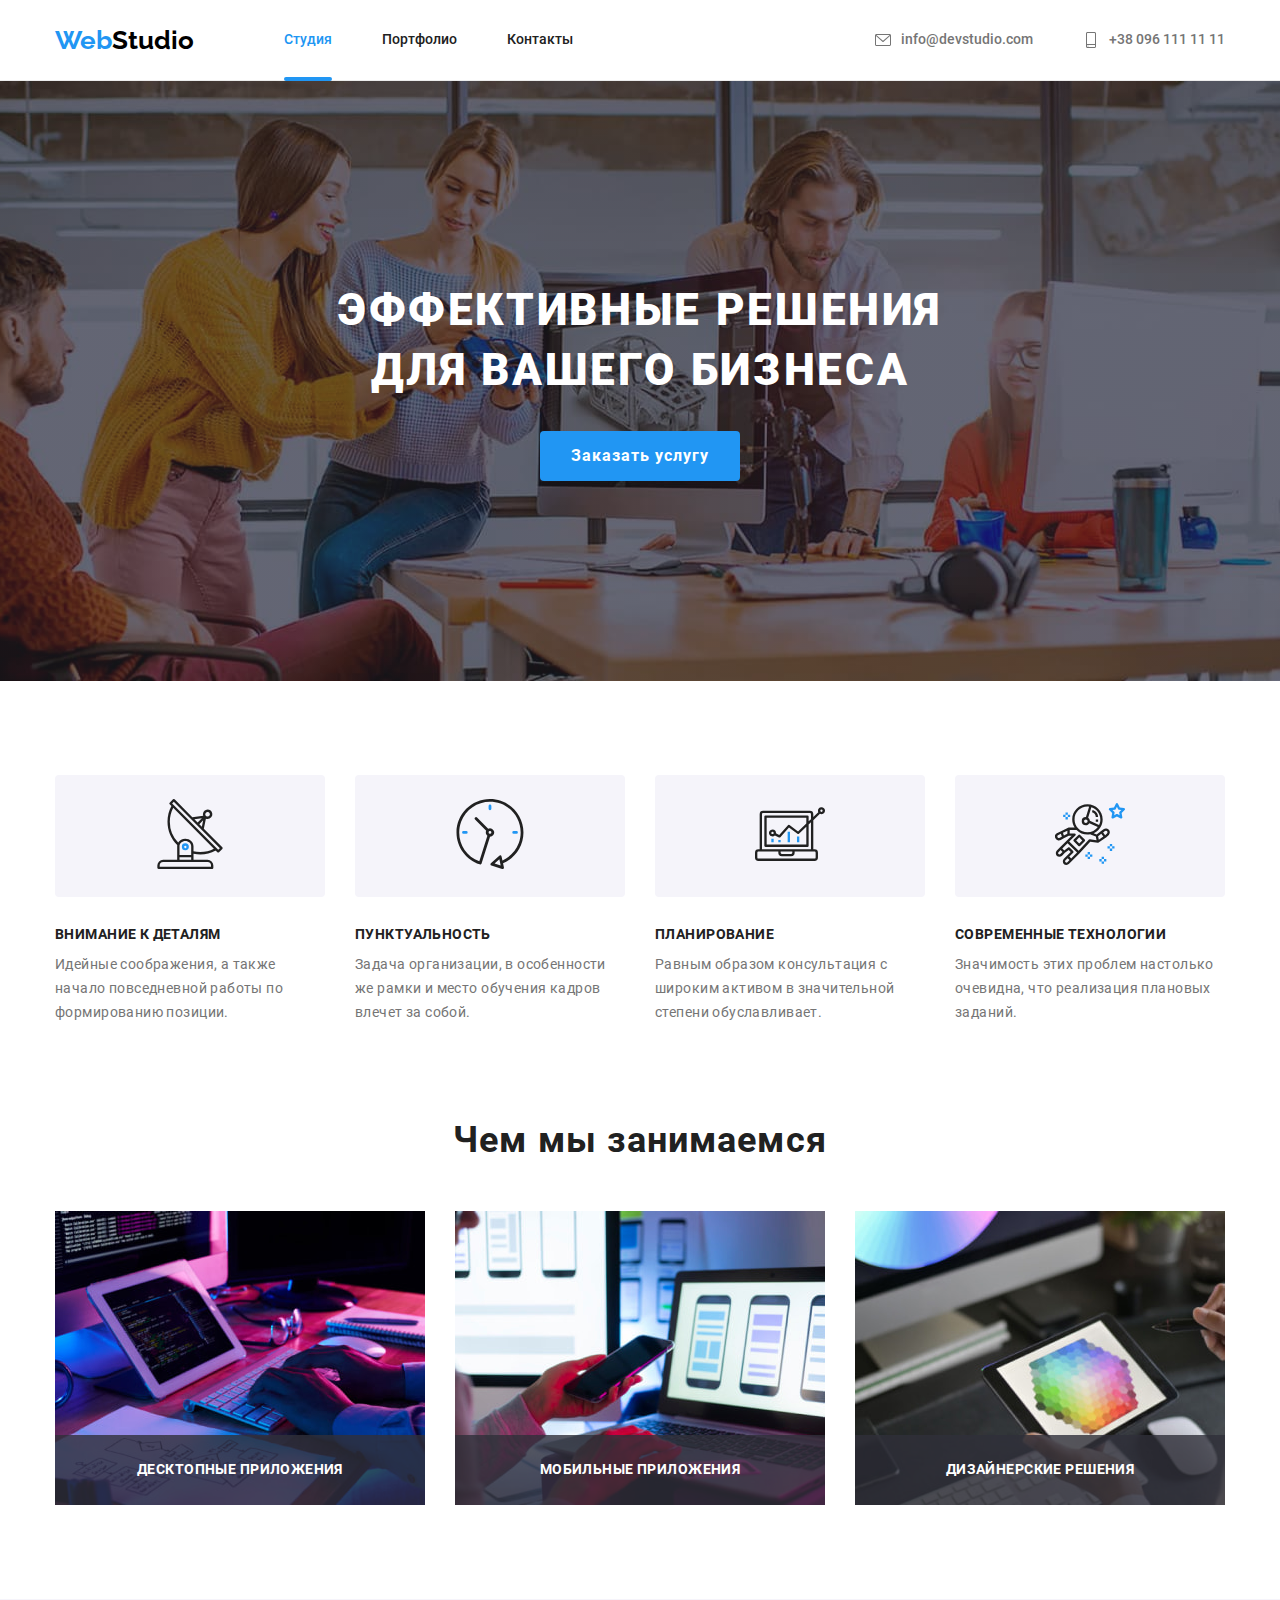
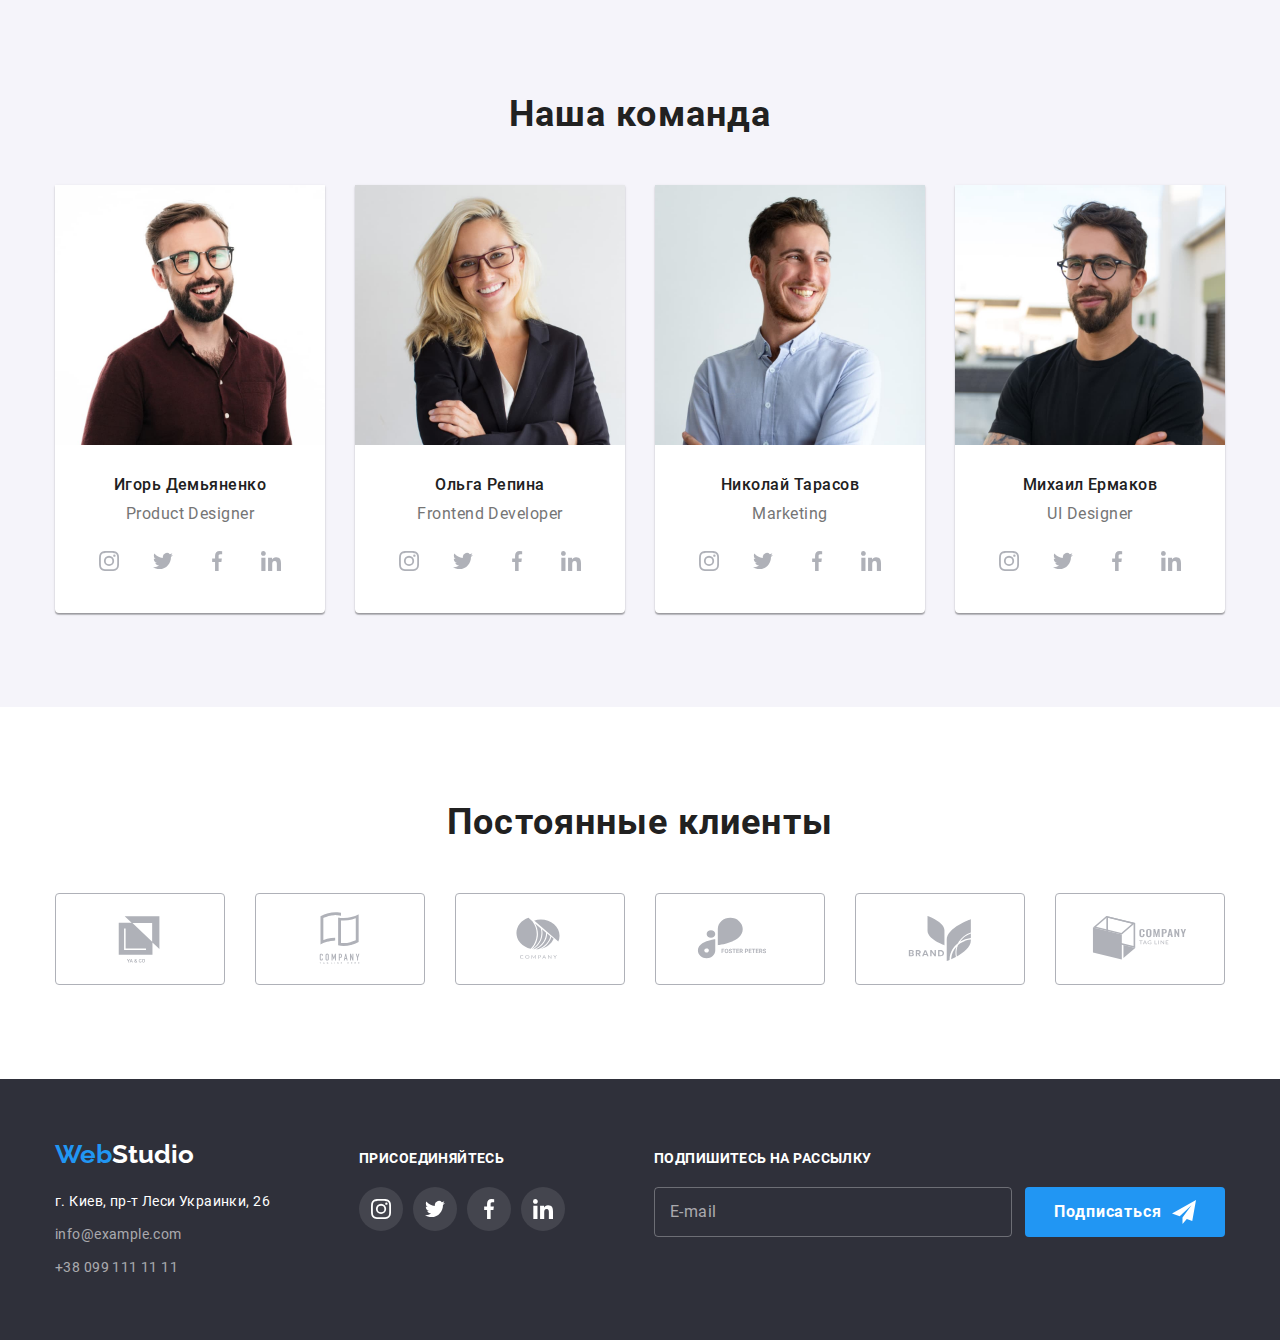
<file: index.html>
<!DOCTYPE html>
<html lang="ru">

<head>
  <meta charset="UTF-8" />
  <meta http-equiv="X-UA-Compatible" content="IE=edge" />
  <meta name="viewport" content="width=device-width, initial-scale=1.0" />
  <title>Студия</title>

  <!-- <link rel="preconnect" href="https://fonts.googleapis.com" />
  <link rel="preconnect" href="https://fonts.gstatic.com" crossorigin />
  <link href="https://fonts.googleapis.com/css2?family=Raleway:wght@700&family=Roboto:wght@400;500;700;900&display=swap"
    rel="stylesheet" /> -->

  <link rel="stylesheet"
    href="https://cdnjs.cloudflare.com/ajax/libs/modern-normalize/1.1.0/modern-normalize.min.css" />

  <link rel="stylesheet" href="./css/main.min.css">
  <!-- <link rel="stylesheet" href="./css/styles.css" /> -->
</head>

<body>
  <!-- Header -->
  <header class="header">
    <div class="container container--flex">
      <div class="container__wrapper">
        <a class="link" href="./index.html"><span class="logo logo--blue">Web<span
              class="logo logo--dark">Studio</span></span></a>
        <nav class="header__navigation">
          <ul class="list header__list">
            <li class="list__item">
              <a class="link header__link header__link--current" href="./index.html">Студия</a>
            </li>
            <li class="list__item">
              <a class="link header__link" href="./portfolio.html">Портфолио</a>
            </li>
            <li class="list__item">
              <a class="link header__link" href="/contact">Контакты</a>
            </li>
          </ul>
        </nav>
      </div>

      <ul class="list header__list">
        <li class="list__item">
          <a class="link header__link header__link--color-grey" href="mailto:info@devstudio.com">
            <svg class="icon" width="16" height="16">
              <use href="./images/icons.svg#icon-envelope"></use>
            </svg>
            info@devstudio.com</a>
        </li>
        <li class="list__item ">
          <a class="link header__link header__link--color-grey" href="tel:+380961111111">
            <svg class="icon" width="16" height="16">
              <use href="./images/icons.svg#icon-smartphone"></use>
            </svg>
            +38 096 111 11 11</a>
        </li>
      </ul>
    </div>
  </header>

  <!-- Main -->
  <main>
    <!-- Hero-section -->
    <section class="section hero">
      <div class="container">
        <div class="hero__container">
          <h1 class="title hero__title">Эффективные решения для вашего бизнеса</h1>
          <button class="button" type="button" data-modal-open>Заказать услугу</button>
        </div>
      </div>
    </section>

    <!-- Features-section -->
    <section class="section features">
      <div class="container">
        <h2 class="title features__title visually-hidden">Особенности</h2>
        <ul class="list grid">
          <li class="grid__item">
            <div class="features__thumb">
              <svg class="icon" width="70" height="70">
                <use href="./images/icons.svg#icon-antenna"></use>
              </svg>
            </div>
            <h3 class="features__subtitle subtitle">Внимание к деталям</h3>
            <p class="features__desc">
              Идейные соображения, а также начало повседневной работы по формированию позиции.
            </p>
          </li>
          <li class="features__item">
            <div class="features__thumb">
              <svg class="icon" width="70" height="70">
                <use href="./images/icons.svg#icon-clock"></use>
              </svg>
            </div>
            <h3 class="features__subtitle subtitle">Пунктуальность</h3>
            <p class="features__desc">
              Задача организации, в особенности же рамки и место обучения кадров влечет за собой.
            </p>
          </li>
          <li class="features__item">
            <div class="features__thumb">
              <svg class="icon" width="70" height="70">
                <use href="./images/icons.svg#icon-diagram"></use>
              </svg>
            </div>
            <h3 class="features__subtitle subtitle">Планирование</h3>
            <p class="features__desc">
              Равным образом консультация с широким активом в значительной степени обуславливает.
            </p>
          </li>
          <li class="features__item">
            <div class="features__thumb">
              <svg class="icon" width="70" height="70">
                <use href="./images/icons.svg#icon-astronaut"></use>
              </svg>
            </div>
            <h3 class="features__subtitle subtitle">Современные технологии</h3>
            <p class="features__desc">
              Значимость этих проблем настолько очевидна, что реализация плановых заданий.
            </p>
          </li>
        </ul>
      </div>
    </section>

    <!-- Product-section -->
    <section class="section product">
      <div class="container">
        <h2 class="title product__title">Чем мы занимаемся</h2>
        <ul class="list grid">
          <li class="grid__item">
            <img class="product__img" src="./images/product/box_1.jpg" alt="Пишем код и создаем логику" width="370"
              height="294" />
            <div class="product__subtitle-overlay">
              <h3 class="product__subtitle">Десктопные приложения</h3>
            </div>
          </li>
          <li class="grid__item">
            <img class="product__img" src="./images/product/box_2.jpg" alt="Создаем адаптивный дизайн" width="370"
              height="294" />
            <div class="product__subtitle-overlay">
              <h3 class="product__subtitle">Мобильные приложения</h3>
            </div>
          </li>
          <li class="grid__item">
            <img class="product__img" src="./images/product/box_3.jpg" alt="Подбираем цветовую палитру" width="370"
              height="294" />
            <div class="product__subtitle-overlay">
              <h3 class="product__subtitle">Дизайнерские решения</h3>
            </div>
          </li>
        </ul>
      </div>
    </section>

    <!-- Team-section -->
    <section class="section team">
      <div class="container">
        <h2 class="title team__title">Наша команда</h2>
        <ul class="list grid">
          <li class="grid__item">
            <div class="team-card">
              <img class="team-card__img" src="./images/team/img_1.jpg" alt="Игорь Демьяненко" width="270"
                height="260" />
              <div class="team-card__wrapper">
                <h3 class="team-card__member subtitle">Игорь Демьяненко</h3>
                <p class="team-card__desc" lang="en">Product Designer</p>
                <ul class="list social__list team-card__social-list">
                  <li class="social__item">
                    <a class="link social__link" href="#" title="Instagram" aria-label="instagram">
                      <svg class="icon" width="20" height="20">
                        <use href="./images/icons.svg#icon-instagram"></use>
                      </svg>
                    </a>
                  </li>
                  <li class="social__item">
                    <a class="link social__link" href="#" title="Twitter" aria-label="twitter">
                      <svg class="icon" width="20" height="20">
                        <use href="./images/icons.svg#icon-twitter"></use>
                      </svg>
                    </a>
                  </li>
                  <li class="social__item">
                    <a class="link social__link" href="#" title="Facebook" aria-label="facebook">
                      <svg class="icon" width="20" height="20">
                        <use href="./images/icons.svg#icon-facebook"></use>
                      </svg>
                    </a>
                  </li>
                  <li class="social__item">
                    <a class="link social__link" href="#" title="Linkedin" aria-label="linkedin">
                      <svg class="icon" width="20" height="20">
                        <use href="./images/icons.svg#icon-linkedin"></use>
                      </svg>
                    </a>
                  </li>
                </ul>
              </div>
            </div>
          </li>
          <li class="grid__item">
            <div class="team-card">
              <img class="team-card__img" src="./images/team/img_2.jpg" alt="Ольга Репина" width="270" height="260" />
              <div class="team-card__wrapper">
                <h3 class="team-card__member subtitle">Ольга Репина</h3>
                <p class="team-card__desc" lang="en">Frontend Developer</p>
                <ul class="list social__list team-card__social-list">
                  <li class="social__item">
                    <a class="link social__link" href="#" title="Instagram" aria-label="instagram">
                      <svg class="icon" width="20" height="20">
                        <use href="./images/icons.svg#icon-instagram"></use>
                      </svg>
                    </a>
                  </li>
                  <li class="social__item">
                    <a class="link social__link" href="#" title="Twitter" aria-label="twitter">
                      <svg class="icon" width="20" height="20">
                        <use href="./images/icons.svg#icon-twitter"></use>
                      </svg>
                    </a>
                  </li>
                  <li class="social__item">
                    <a class="link social__link" href="#" title="Facebook" aria-label="facebook">
                      <svg class="icon" width="20" height="20">
                        <use href="./images/icons.svg#icon-facebook"></use>
                      </svg>
                    </a>
                  </li>
                  <li class="social__item">
                    <a class="link social__link" href="#" title="Linkedin" aria-label="linkedin">
                      <svg class="icon" width="20" height="20">
                        <use href="./images/icons.svg#icon-linkedin"></use>
                      </svg>
                    </a>
                  </li>
                </ul>
              </div>
            </div>
          </li>
          <li class="grid__item">
            <div class="team-card">
              <img class="team-card__img" src="./images/team/img_3.jpg" alt="Николай Тарасов" width="270"
                height="260" />
              <div class="team-card__wrapper">
                <h3 class="team-card__member subtitle">Николай Тарасов</h3>
                <p class="team-card__desc" lang="en">Marketing</p>
                <ul class="list social__list team-card__social-list">
                  <li class="social__item">
                    <a class="link social__link" href="#" title="Instagram" aria-label="instagram">
                      <svg class="icon" width="20" height="20">
                        <use href="./images/icons.svg#icon-instagram"></use>
                      </svg>
                    </a>
                  </li>
                  <li class="social__item">
                    <a class="link social__link" href="#" title="Twitter" aria-label="twitter">
                      <svg class="icon" width="20" height="20">
                        <use href="./images/icons.svg#icon-twitter"></use>
                      </svg>
                    </a>
                  </li>
                  <li class="social__item">
                    <a class="link social__link" href="#" title="Facebook" aria-label="facebook">
                      <svg class="icon" width="20" height="20">
                        <use href="./images/icons.svg#icon-facebook"></use>
                      </svg>
                    </a>
                  </li>
                  <li class="social__item">
                    <a class="link social__link" href="#" title="Linkedin" aria-label="linkedin">
                      <svg class="icon" width="20" height="20">
                        <use href="./images/icons.svg#icon-linkedin"></use>
                      </svg>
                    </a>
                  </li>
                </ul>
              </div>
            </div>
          </li>
          <li class="grid__item">
            <div class="team-card">
              <img class="team-card__img" src="./images/team/img_4.jpg" alt="Михаил Ермаков" width="270" height="260" />
              <div class="team-card__wrapper">
                <h3 class="team-card__member subtitle">Михаил Ермаков</h3>
                <p class="team-card__desc" lang="en">UI Designer</p>
                <ul class="list social__list team-card__social-list">
                  <li class="social__item">
                    <a class="link social__link" href="#" title="Instagram" aria-label="instagram">
                      <svg class="icon" width="20" height="20">
                        <use href="./images/icons.svg#icon-instagram"></use>
                      </svg>
                    </a>
                  </li>
                  <li class="social__item">
                    <a class="link social__link" href="#" title="Twitter" aria-label="twitter">
                      <svg class="icon" width="20" height="20">
                        <use href="./images/icons.svg#icon-twitter"></use>
                      </svg>
                    </a>
                  </li>
                  <li class="social__item">
                    <a class="link social__link" href="#" title="Facebook" aria-label="facebook">
                      <svg class="icon" width="20" height="20">
                        <use href="./images/icons.svg#icon-facebook"></use>
                      </svg>
                    </a>
                  </li>
                  <li class="social__item">
                    <a class="link social__link" href="#" title="Linkedin" aria-label="linkedin">
                      <svg class="icon" width="20" height="20">
                        <use href="./images/icons.svg#icon-linkedin"></use>
                      </svg>
                    </a>
                  </li>
                </ul>
              </div>
            </div>
          </li>
        </ul>
      </div>
    </section>

    <!-- Client-section -->
    <section class="section client">
      <div class="container">
        <h2 class="title client__title">Постоянные клиенты</h2>
        <ul class="list grid">
          <li class="grid__item">
            <a class="link client-link" href="#">
              <svg class="icon" width="106" height="60">
                <use href="./images/icons.svg#icon-client_one"></use>
              </svg>
            </a>
          </li>
          <li class="grid__item">
            <a class="link client-link" href="#">
              <svg class="icon" width="106" height="60">
                <use href="./images/icons.svg#icon-client_two"></use>
              </svg>
            </a>
          </li>
          <li class="grid__item">
            <a class="link client-link" href="#">
              <svg class="icon" width="106" height="60">
                <use href="./images/icons.svg#icon-client_three"></use>
              </svg>
            </a>
          </li>
          <li class="grid__item">
            <a class="link client-link" href="#">
              <svg class="icon" width="106" height="60">
                <use href="./images/icons.svg#icon-client_four"></use>
              </svg>
            </a>
          </li>
          <li class="grid__item">
            <a class="link client-link" href="#">
              <svg class="icon" width="106" height="60">
                <use href="./images/icons.svg#icon-client_five"></use>
              </svg>
            </a>
          </li>
          <li class="grid__item">
            <a class="link client-link" href="#">
              <svg class="icon" width="106" height="60">
                <use href="./images/icons.svg#icon-client_six"></use>
              </svg>
            </a>
          </li>
        </ul>
      </div>
    </section>
  </main>

  <!-- Footer  -->
  <footer class="footer">
    <div class="container">
      <div class="container__wrapper footer__container">
        <div class="footer__wrapper">
          <a class="link" href="./index.html"><span class="logo logo--blue">Web<span
                class="logo logo--light">Studio</span></span></a>
          <address class="footer__address">
            <ul class="list contact footer__contact-list">
              <li class="contact__item">
                <a class="link footer__address-link footer__address-link--light"
                  href="https://goo.gl/maps/Bg9jCh9cksQUBGPt6" target="_blank" rel="noopener nofollow noreferrer">г.
                  Киев, пр-т Леси Украинки, 26</a>
              </li>
              <li class="contact__item">
                <a class="link footer__address-link" href="mailto:info@example.com">info@example.com</a>
              </li>
              <li class="contact__item">
                <a class="link footer__address-link" href="tel:+380991111111">+38 099 111 11 11</a>
              </li>
            </ul>
          </address>
        </div>
        <div class="footer__wrapper">
          <strong class="footer__title">Присоединяйтесь</strong>
          <ul class="list social__list">
            <li class="social__item">
              <a class="link social__link footer__social-link" href="#" title="Instagram" aria-label="instagram">
                <svg class="icon" width="20" height="20">
                  <use href="./images/icons.svg#icon-instagram"></use>
                </svg>
              </a>
            </li>
            <li class="social__item">
              <a class="link social__link footer__social-link" href="#" title="Twitter" aria-label="twitter">
                <svg class="icon" width="20" height="20">
                  <use href="./images/icons.svg#icon-twitter"></use>
                </svg>
              </a>
            </li>
            <li class="social__item">
              <a class="link social__link footer__social-link" href="#" title="Facebook" aria-label="facebook">
                <svg class="icon" width="20" height="20">
                  <use href="./images/icons.svg#icon-facebook"></use>
                </svg>
              </a>
            </li>
            <li class="social__item">
              <a class="link social__link footer__social-link" href="#" title="Linkedin" aria-label="linkedin">
                <svg class="icon" width="20" height="20">
                  <use href="./images/icons.svg#icon-linkedin"></use>
                </svg>
              </a>
            </li>
          </ul>
        </div>
        <form class="form footer__form footer__wrapper">
          <strong class="footer__title">Подпишитесь на рассылку</strong>
          <div class="footer__form-wrap">
            <input class="form__input footer__form-input" type="email" placeholder="E-mail" required>
            <button class="button" type="submit">Подписаться
              <svg class="icon" width="24" height="24">
                <use href="./images/icons.svg#icon-send"></use>
              </svg>
            </button>
          </div>
        </form>
      </div>
    </div>
  </footer>

  <!-- Modal Form -->

  <div class="backdrop backdrop--is-hidden" data-modal>
    <div class="modal">
      <button class="modal__close-btn" type="button" title="Close" data-modal-close>
        <svg class="icon modal__close-btn-icon" width="11" height="11">
          <use href="./images/icons.svg#icon-close"></use>
        </svg>
      </button>
      <form class="form">
        <div class="form__group" role="group" aria-labelledby="contact-details-head">
          <p class="form__title" id="contact-details-head">Оставьте свои данные, мы вам перезвоним</p>
          <div class="form__field">
            <label class="form__label" for="name">Имя</label>
            <div class="form__input-wrapper">
              <input class="form__input" type="text" name="name" id="name" placeholder="Иванов Иван" required autofocus
                minlength="3">
              <svg class="icon form__input-icon" width="18" height="18">
                <use href="./images/icons.svg#icon-person"></use>
              </svg>
            </div>
          </div>
          <div class="form__field">
            <label class="form__label" for="tel">Телефон</label>
            <div class="form__input-wrapper">
              <input class="form__input" type="tel" name="tel" id="tel" placeholder="0961234567" required minlength="10"
                maxlength="13">
              <svg class="icon form__input-icon" width="18" height="18">
                <use href="./images/icons.svg#icon-phone"></use>
              </svg>
            </div>
          </div>
          <div class="form__field">
            <label class="form__label" for="mail">Почта</label>
            <div class="form__input-wrapper">
              <input class="form__input" type="email" name="email" id="mail" placeholder="webstudio@mail.com">
              <svg class="icon form__input-icon" width="18" height="18">
                <use href="./images/icons.svg#icon-email"></use>
              </svg>
            </div>
          </div>
          <div class="form__field">
            <label class="form__label" for="textarea">Комментарий</label>
            <textarea class="form__input form__textarea" name="comment" id="textarea" rows="5"
              placeholder="Введите текст" required minlength="3"></textarea>
          </div>
        </div>
        <div class="form__checkbox">
          <div class="checkbox">
            <input class="checkbox__input visually-hidden" type="checkbox" name="checkbox" id="check">
            <label class="form__label checkbox__label" for="check">
              <span class="checkbox__custom">
                <svg class="icon checkbox__icon" width="13" height="13">
                  <use href="./images/icons.svg#icon-check">
                  </use>
                </svg>
              </span>
              Соглашаюсь с рассылкой и принимаю <a class="link form__terms-link" href="#">Условия
                договора</a></label>
          </div>
        </div>
        <button class="button" type="submit">Отправить</button>
      </form>
    </div>
  </div>

  <script src="./js/modal.js"></script>
</body>

</html>
</file>
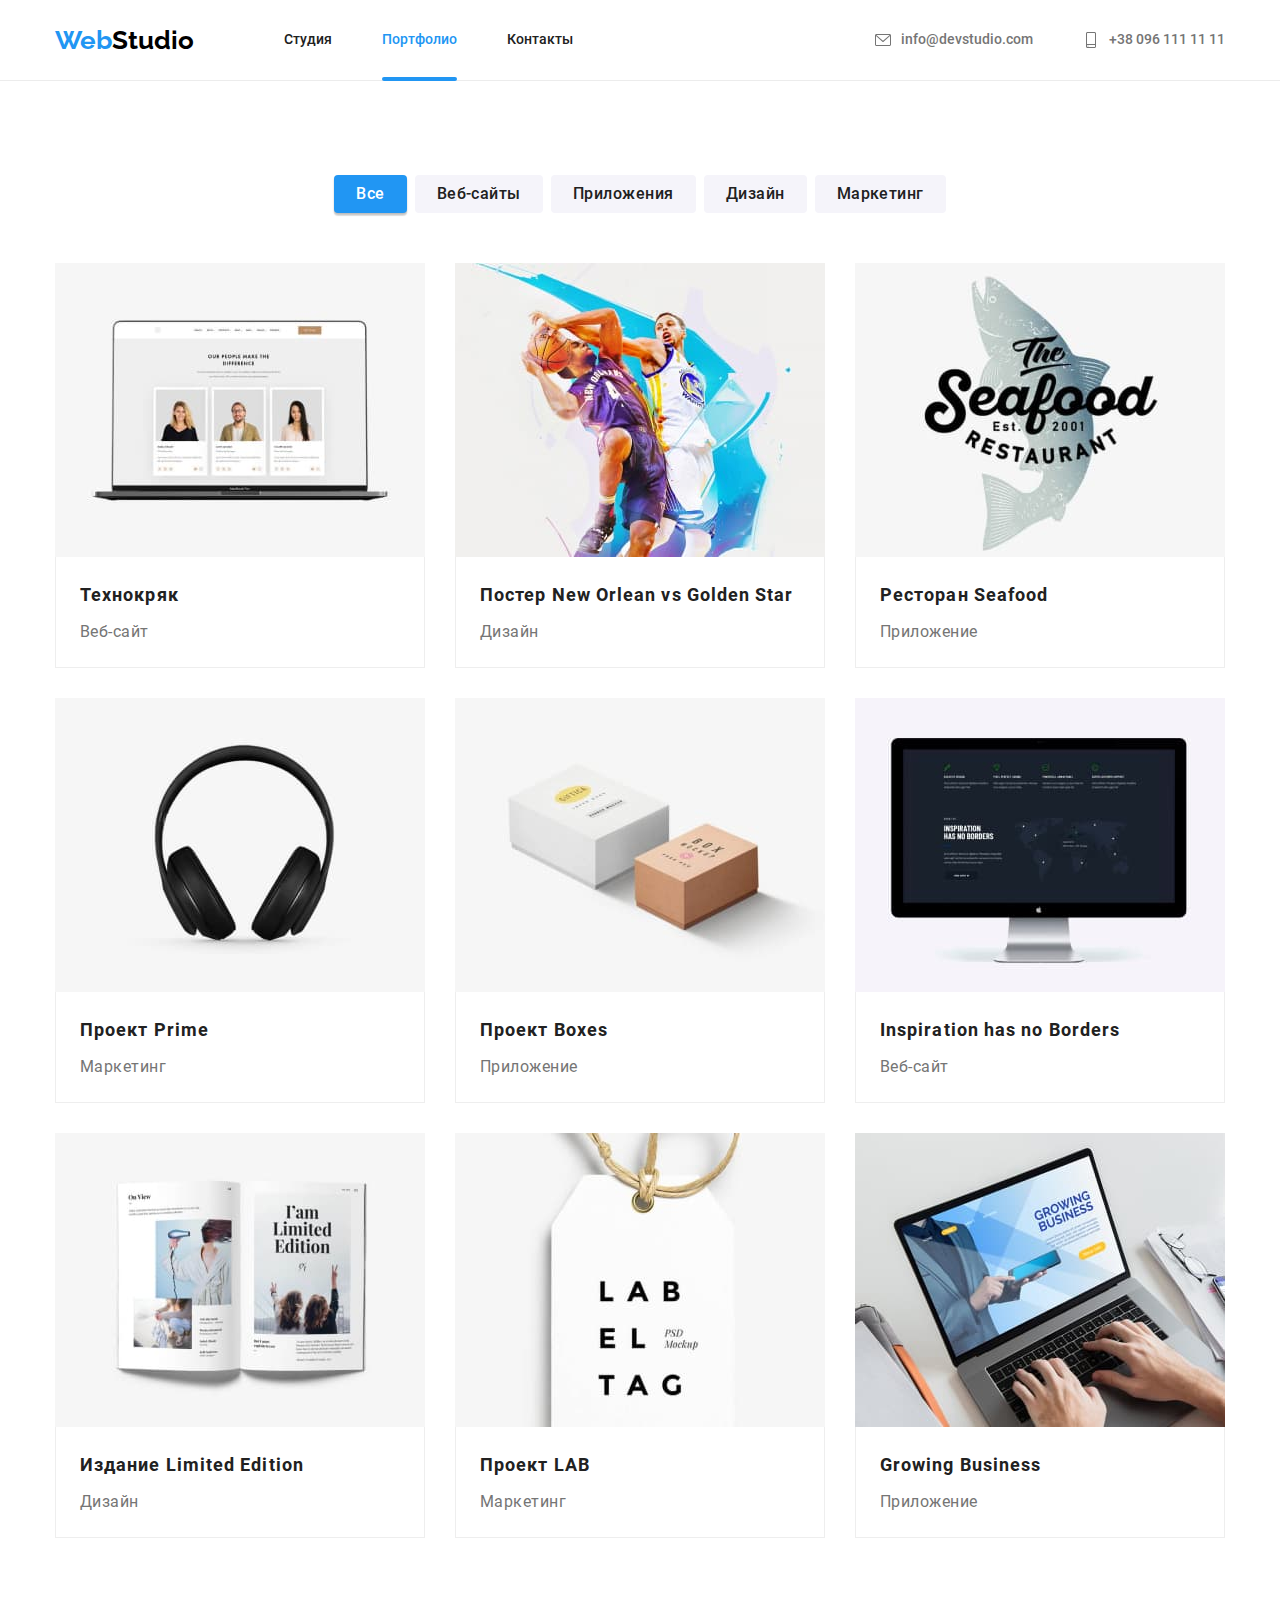
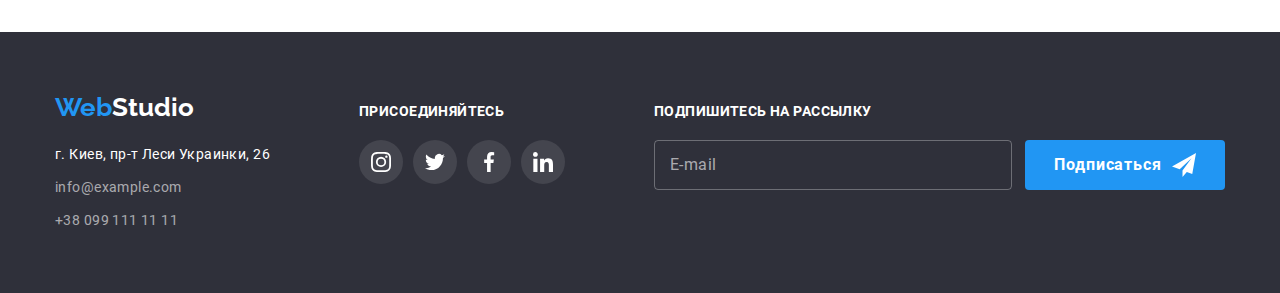
<file: portfolio.html>
<!DOCTYPE html>
<html lang="ru">

<head>
  <meta charset="UTF-8" />
  <meta http-equiv="X-UA-Compatible" content="IE=edge" />
  <meta name="viewport" content="width=device-width, initial-scale=1.0" />
  <title>Портфолио</title>

  <!-- <link rel="preconnect" href="https://fonts.googleapis.com" />
  <link rel="preconnect" href="https://fonts.gstatic.com" crossorigin />
  <link href="https://fonts.googleapis.com/css2?family=Raleway:wght@700&family=Roboto:wght@400;500;700;900&display=swap"
    rel="stylesheet" /> -->

  <link rel="stylesheet"
    href="https://cdnjs.cloudflare.com/ajax/libs/modern-normalize/1.1.0/modern-normalize.min.css" />

  <link rel="stylesheet" href="./css/main.min.css">
  <!-- <link rel="stylesheet" href="./css/styles.css" /> -->
</head>

<body>
  <!-- Header -->
  <header class="header">
    <div class="container container--flex">
      <div class="container__wrapper">
        <a class="link" href="./index.html"><span class="logo logo--blue">Web<span
              class="logo logo--dark">Studio</span></span></a>
        <nav class="header__navigation">
          <ul class="list header__list">
            <li class="list__item">
              <a class="link header__link" href="./index.html">Студия</a>
            </li>
            <li class="list__item">
              <a class="link header__link header__link--current" href="./portfolio.html">Портфолио</a>
            </li>
            <li class="list__item">
              <a class="link header__link" href="/contact">Контакты</a>
            </li>
          </ul>
        </nav>
      </div>

      <ul class="list header__list">
        <li class="list__item">
          <a class="link header__link header__link--color-grey" href="mailto:info@devstudio.com">
            <svg class="icon" width="16" height="16">
              <use href="./images/icons.svg#icon-envelope"></use>
            </svg>
            info@devstudio.com</a>
        </li>
        <li class="list__item ">
          <a class="link header__link header__link--color-grey" href="tel:+380961111111">
            <svg class="icon" width="16" height="16">
              <use href="./images/icons.svg#icon-smartphone"></use>
            </svg>
            +38 096 111 11 11</a>
        </li>
      </ul>
    </div>
  </header>

  <!-- Main -->
  <main>
    <!-- Portfolio-section -->
    <section class="section portfolio">
      <div class="container">
        <h2 class="portfolio__title visually-hidden">Образцы портфолио</h2>
        <ul class="list grid portfolio__filter-list">
          <li class="grid__item">
            <button class="button portfolio__filter-btn portfolio__filter-btn--active" type="button">Все</button>
          </li>
          <li class="grid__item"><button class="button portfolio__filter-btn" type="button">Веб-сайты</button></li>
          <li class="grid__item">
            <button class="button portfolio__filter-btn" type="button">Приложения</button>
          </li>
          <li class="grid__item"><button class="button portfolio__filter-btn" type="button">Дизайн</button></li>
          <li class="grid__item"><button class="button portfolio__filter-btn" type="button">Маркетинг</button></li>
        </ul>

        <ul class="list grid">
          <li class="grid__item">
            <div class="project-card">
              <div class="project-card__thumb">
                <img class="project-card__img" src="./images/portfolio/project_img_1.jpg" alt="Технокряк" width="370"
                  height="294" />
                <div class="project-card__img-overlay">
                  <p class="project-card__img-desc">Ресурс предлагает комплексные предложения с разным уровнем
                    функционала и
                    сервисов. Все это позволит посетителю получить
                    исчерпывающие сведения о компании или частном лице.</p>
                </div>
              </div>
              <div class="project-card__wrapper">
                <h3 class="project-card__title">Технокряк</h3>
                <p class="project-card__desc">Веб-сайт</p>
              </div>
            </div>
          </li>
          <li class="grid__item">
            <div class="project-card">
              <div class="project-card__thumb">
                <img class="project-card__img" src="./images/portfolio/project_img_2.jpg"
                  alt="Постер New Orlean vs Golden Star" width="370" height="294" />
                <div class="project-card__img-overlay">
                  <p class="project-card__img-desc">Ресурс предлагает комплексные предложения с разным уровнем
                    функционала и
                    сервисов. Все это позволит посетителю получить
                    исчерпывающие сведения о компании или частном лице.</p>
                </div>
              </div>
              <div class="project-card__wrapper">
                <h3 class="project-card__title">
                  Постер <span lang="en">New Orlean vs Golden Star</span>
                </h3>
                <p class="project-card__desc">Дизайн</p>
              </div>
            </div>
          </li>
          <li class="grid__item">
            <div class="project-card">
              <div class="project-card__thumb">
                <img class="project-card__img" src="./images/portfolio/project_img_3.jpg" alt="Ресторан Seafood"
                  width="370" height="294" />
                <div class="project-card__img-overlay">
                  <p class="project-card__img-desc">Ресурс предлагает комплексные предложения с разным уровнем
                    функционала и
                    сервисов. Все это позволит посетителю получить
                    исчерпывающие сведения о компании или частном лице.</p>
                </div>
              </div>
              <div class="project-card__wrapper">
                <h3 class="project-card__title">Ресторан <span lang="en">Seafood</span></h3>
                <p class="project-card__desc">Приложение</p>
              </div>
            </div>
          </li>
          <li class="grid__item">
            <div class="project-card">
              <div class="project-card__thumb">
                <img class="project-card__img" src="./images/portfolio/project_img_4.jpg" alt="Проект Prime" width="370"
                  height="294" />
                <div class="project-card__img-overlay">
                  <p class="project-card__img-desc">Ресурс предлагает комплексные предложения с разным уровнем
                    функционала и
                    сервисов. Все это позволит посетителю получить
                    исчерпывающие сведения о компании или частном лице.</p>
                </div>
              </div>
              <div class="project-card__wrapper">
                <h3 class="project-card__title">Проект <span lang="en">Prime</span></h3>
                <p class="project-card__desc">Маркетинг</p>
              </div>
            </div>
          </li>
          <li class="grid__item">
            <div class="project-card">
              <div class="project-card__thumb">
                <img class="project-card__img" src="./images/portfolio/project_img_5.jpg" alt="Проект Boxes" width="370"
                  height="294" />
                <div class="project-card__img-overlay">
                  <p class="project-card__img-desc">Ресурс предлагает комплексные предложения с разным уровнем
                    функционала и
                    сервисов. Все это позволит посетителю получить
                    исчерпывающие сведения о компании или частном лице.</p>
                </div>
              </div>
              <div class="project-card__wrapper">
                <h3 class="project-card__title">Проект <span lang="en">Boxes</span></h3>
                <p class="project-card__desc">Приложение</p>
              </div>
            </div>
          </li>
          <li class="grid__item">
            <div class="project-card">
              <div class="project-card__thumb">
                <img class="project-card__img" src="./images/portfolio/project_img_6.jpg"
                  alt="Inspiration has no Borders" width="370" height="294" />
                <div class="project-card__img-overlay">
                  <p class="project-card__img-desc">Ресурс предлагает комплексные предложения с разным уровнем
                    функционала и
                    сервисов. Все это позволит посетителю получить
                    исчерпывающие сведения о компании или частном лице.</p>
                </div>
              </div>
              <div class="project-card__wrapper">
                <h3 class="project-card__title" lang="en">Inspiration has no Borders</h3>
                <p class="project-card__desc">Веб-сайт</p>
              </div>
            </div>
          </li>
          <li class="grid__item">
            <div class="project-card">
              <div class="project-card__thumb">
                <img class="project-card__img" src="./images/portfolio/project_img_7.jpg" alt="Издание Limited Edition"
                  width="370" height="294" />
                <div class="project-card__img-overlay">
                  <p class="project-card__img-desc">Ресурс предлагает комплексные предложения с разным уровнем
                    функционала и
                    сервисов. Все это позволит посетителю получить
                    исчерпывающие сведения о компании или частном лице.</p>
                </div>
              </div>
              <div class="project-card__wrapper">
                <h3 class="project-card__title">Издание <span lang="en">Limited Edition</span></h3>
                <p class="project-card__desc">Дизайн</p>
              </div>
            </div>
          </li>
          <li class="grid__item">
            <div class="project-card">
              <div class="project-card__thumb">
                <img class="project-card__img" src="./images/portfolio/project_img_8.jpg" alt="Проект LAB" width="370"
                  height="294" />
                <div class="project-card__img-overlay">
                  <p class="project-card__img-desc">Ресурс предлагает комплексные предложения с разным уровнем
                    функционала и
                    сервисов. Все это позволит посетителю получить
                    исчерпывающие сведения о компании или частном лице.</p>
                </div>
              </div>
              <div class="project-card__wrapper">
                <h3 class="project-card__title">Проект <span lang="en">LAB</span></h3>
                <p class="project-card__desc">Маркетинг</p>
              </div>
            </div>
          </li>
          <li class="grid__item">
            <div class="project-card">
              <div class="project-card__thumb">
                <img class="project-card__img" src="./images/portfolio/project_img_9.jpg" alt="Growing Business"
                  width="370" height="294" />
                <div class="project-card__img-overlay">
                  <p class="project-card__img-desc">Ресурс предлагает комплексные предложения с разным уровнем
                    функционала и
                    сервисов. Все это позволит посетителю получить
                    исчерпывающие сведения о компании или частном лице.</p>
                </div>
              </div>
              <div class="project-card__wrapper">
                <h3 class="project-card__title" lang="en">Growing Business</h3>
                <p class="project-card__desc">Приложение</p>
              </div>
            </div>
          </li>
        </ul>
      </div>
    </section>
  </main>

  <!-- Footer -->
  <footer class="footer">
    <div class="container">
      <div class="container__wrapper footer__container">
        <div class="footer__wrapper">
          <a class="link" href="./index.html"><span class="logo logo--blue">Web<span
                class="logo logo--light">Studio</span></span></a>
          <address class="footer__address">
            <ul class="list contact footer__contact-list">
              <li class="contact__item">
                <a class="link footer__address-link footer__address-link--light"
                  href="https://goo.gl/maps/Bg9jCh9cksQUBGPt6" target="_blank" rel="noopener nofollow noreferrer">г.
                  Киев, пр-т Леси Украинки, 26</a>
              </li>
              <li class="contact__item">
                <a class="link footer__address-link" href="mailto:info@example.com">info@example.com</a>
              </li>
              <li class="contact__item">
                <a class="link footer__address-link" href="tel:+380991111111">+38 099 111 11 11</a>
              </li>
            </ul>
          </address>
        </div>
        <div class="footer__wrapper">
          <strong class="footer__title">Присоединяйтесь</strong>
          <ul class="list social__list">
            <li class="social__item">
              <a class="link social__link footer__social-link" href="#" title="Instagram" aria-label="instagram">
                <svg class="icon" width="20" height="20">
                  <use href="./images/icons.svg#icon-instagram"></use>
                </svg>
              </a>
            </li>
            <li class="social__item">
              <a class="link social__link footer__social-link" href="#" title="Twitter" aria-label="twitter">
                <svg class="icon" width="20" height="20">
                  <use href="./images/icons.svg#icon-twitter"></use>
                </svg>
              </a>
            </li>
            <li class="social__item">
              <a class="link social__link footer__social-link" href="#" title="Facebook" aria-label="facebook">
                <svg class="icon" width="20" height="20">
                  <use href="./images/icons.svg#icon-facebook"></use>
                </svg>
              </a>
            </li>
            <li class="social__item">
              <a class="link social__link footer__social-link" href="#" title="Linkedin" aria-label="linkedin">
                <svg class="icon" width="20" height="20">
                  <use href="./images/icons.svg#icon-linkedin"></use>
                </svg>
              </a>
            </li>
          </ul>
        </div>
        <form class="form footer__form footer__wrapper">
          <strong class="footer__title">Подпишитесь на рассылку</strong>
          <div class="footer__form-wrap">
            <input class="form__input footer__form-input" type="email" placeholder="E-mail" required>
            <button class="button" type="submit">Подписаться
              <svg class="icon" width="24" height="24">
                <use href="./images/icons.svg#icon-send"></use>
              </svg>
            </button>
          </div>
        </form>
      </div>
    </div>
  </footer>
  <script src="./js/modal.js"></script>
</body>

</html>
</file>
<file: css/styles.css>
:root {
  --main-font: 'Roboto', sans-serif;

  --logo-font: 'Raleway', sans-serif;
  --logo-font-dark: #000;

  --main-font-color: #212121;
  --second-font-color: #757575;

  --main-light-color: #fff;
  --main-accent-color: #2196f3;

  --social-link-color: #afb1b8;
  --address-link-color: rgb(255 255 255 / 0.6);

  --section-background-color: #f5f4fa;
  --footer-background-color: #2f303a;
  --footer-background-social: rgb(255 255 255 / 0.1);
  --backdrop-background: rgb(0 0 0 / 0.2);

  --btn-background-color: var(--main-accent-color);
  --btn-background-hover: #188ce8;
  --btn-box-shadow: 0px 4px 4px rgb(0 0 0 / 0.15);

  --header-border-color: #ececec;

  --hero-gradient-color: rgb(47 48 58 / 0.4);

  --project-border-color: #eee;
  --project-background-overlay: rgb(33 150 243 / 0.9);
  --project-item-box-shadow: 0px 1px 1px rgb(0 0 0 / 0.12), 0px 4px 4px rgb(0 0 0 / 0.06),
    1px 4px 6px rgb(0 0 0 / 0.16);

  --product-subtitle-background: rgb(47 48 58 / 0.8);

  --team-box-shadow: 0px 1px 3px rgb(0 0 0 / 0.12), 0px 1px 1px rgb(0 0 0 / 0.14),
    0px 2px 1px rgb(0 0 0 / 0.2);
  --team-border-radius: 0px 0px 4px 4px;

  --subscribe-form-input-color: rgb(255, 255, 255, 0.6);
  --subscribe-form-input-border-color: rgb(255, 255, 255, 0.3);

  --filter-btn-box-shadow: 0px 3px 1px rgb(0 0 0 / 0.1), 0px 1px 2px rgb(0 0 0 / 0.08),
    0px 2px 2px rgb(0 0 0 / 0.12);

  --modal-box-shadow: var(--team-box-shadow);
  --modal-close-btn-border-color: rgb(0 0 0 / 0.1);
  --modal-close-btn-box-shadow: 0 0px 2px 0 rgb(60 64 67 / 0.3), 0 0px 6px 3px rgb(60 64 67 / 0.15);
  --modal-form-input-border-color: rgb(33 33 33 / 0.2);
  --modal-form-placeholder-color: rgb(117 117 117 / 0.5);

  /* Grid setting */
  /* --project-items: 3; */
  --grid-indent: 30px;

  /* Animation setting */
  --animation: 250ms cubic-bezier(0.4, 0, 0.2, 1);
}

/* Global Styles */

html {
  scroll-behavior: smooth;
}

body {
  font-family: var(--main-font);
  color: var(--main-font-color);
}

h1,
h2,
h3,
h4,
h5,
h6,
p {
  margin: 0;
}

img {
  display: block;
  max-width: 100%;
  height: auto;
}

.link {
  text-decoration: none;
  font-style: normal;
}

.button {
  font-weight: 700;
  font-size: 16px;
  line-height: 1.88;
  letter-spacing: 0.06em;

  color: var(--main-light-color);
  background-color: var(--btn-background-color);
  border-radius: 4px;
  border: 0;

  transition: color var(--animation), background-color var(--animation), box-shadow var(--animation);
}

.button:hover,
.button:focus {
  outline-color: var(--btn-background-hover);
  background-color: var(--btn-background-hover);
  box-shadow: var(--btn-box-shadow);
  cursor: pointer;
}

.link {
  transition: color var(--animation), background-color var(--animation);
}

.link:hover,
.link:focus {
  outline-color: var(--main-accent-color);
  /* color: inherit; */
  background-color: inherit;
}

.list {
  display: flex;
  margin: 0;
  padding: 0;
  list-style: none;
}

.section {
  padding-top: 94px;
  padding-bottom: 94px;

  /* outline: 2px solid tomato; */
}

.icon {
  fill: currentColor;
}

.visually-hidden {
  position: absolute;
  width: 1px;
  height: 1px;
  margin: -1px;
  border: 0;
  padding: 0;

  white-space: nowrap;
  clip-path: inset(100%);
  clip: rect(0 0 0 0);
  overflow: hidden;
}

.grid {
  gap: var(--grid-indent);
  flex-wrap: wrap;
}

.grid__item {
  position: relative;
}

.title {
  font-weight: 700;
  font-size: 36px;

  line-height: 1.17;
  text-align: center;
  letter-spacing: 0.03em;
}

.subtitle {
  margin-bottom: 10px;
}

/* Container */

.container {
  max-width: 1200px;
  margin: 0 auto;
  padding: 0 15px;
}

.container--flex {
  display: flex;
  align-items: center;
  justify-content: space-between;
}

.container__inner {
  display: flex;
  align-items: center;
  justify-content: center;
  gap: 90px;
}

/* Header Styles */

.header {
  padding-top: 0;
  padding-bottom: 0;
  border-bottom: 1px solid var(--header-border-color);
}

/* Logo */

.logo {
  font-family: var(--logo-font);
  font-weight: 700;
  font-size: 26px;
  line-height: 1.19;
  color: var(--logo-font-dark);
}

.logo__prefix {
  color: var(--main-accent-color);
}

/* Navigation */

.navigation,
.contact {
  flex-shrink: 0;
  gap: 50px;
}

.navigation__link,
.contact__link {
  position: relative;
  display: inline-flex;
  align-items: center;
  gap: 10px;

  padding: 32px 0;
  font-weight: 500;
  font-size: 14px;
  line-height: 1.14;
  color: inherit;
}

.contact__link {
  color: var(--second-font-color);
}

.navigation__link:hover,
.navigation__link:focus,
.contact__link:hover,
.contact__link:focus {
  color: var(--main-accent-color);
}

/* Current Page */

.current {
  color: var(--main-accent-color);
}

.current.navigation__link::after {
  position: absolute;
  left: 0;
  bottom: -1px;
  width: 100%;
  height: 4px;

  content: '';
  background-color: var(--main-accent-color);
  border-radius: 2px;
}

/* Hero Styles */

.hero {
  padding-top: 200px;
  padding-bottom: 200px;
  max-width: 1600px;
  margin: 0 auto;

  color: var(--main-light-color);
  background-color: var(--footer-background-color);
  background-image: linear-gradient(var(--hero-gradient-color), var(--hero-gradient-color)),
    url('../images/hero/background_hero_img.jpg');
  background-position: center;
  background-size: cover;
}

.hero__container {
  max-width: 696px;
  margin: 0 auto;
  text-align: center;
}

.hero__title {
  margin-bottom: 30px;

  font-weight: 900;
  font-size: 44px;
  line-height: 1.36;
  letter-spacing: 0.06em;
  text-transform: uppercase;
}

.hero__btn {
  padding: 10px 32px;
}

/* Features Styles + Product Subtitle Styles */

.feature__thumb {
  margin-bottom: 30px;
  padding: 24px 100px;
  background-color: var(--section-background-color);
  border-radius: 4px;
}

.features__subtitle {
  font-size: 14px;
  line-height: 1.14;
  letter-spacing: 0.03em;
  text-transform: uppercase;
}

.features__desc {
  max-width: 270px;
  font-size: 14px;
  line-height: 1.71;
  letter-spacing: 0.03em;
  color: var(--second-font-color);
}

/* Product Styles */

.product {
  padding-top: 0;
}

.product__title {
  margin-bottom: 50px;
}

.product__subtitle-overlay {
  position: absolute;
  left: 0;
  bottom: 0;
  width: 100%;
  padding: 27px 0;
  background-color: var(--product-subtitle-background);
}

.product__subtitle {
  font-size: 14px;
  line-height: 1.14;
  letter-spacing: 0.03em;
  text-transform: uppercase;
}

.product__subtitle {
  text-align: center;
  color: var(--main-light-color);
}

/* Team Styles */

.team {
  background-color: var(--section-background-color);
}

.team__title {
  margin-bottom: 50px;
}

/* Team card */

.team-card {
  max-width: 270px;
  height: 100%;

  background-color: var(--main-light-color);

  box-shadow: var(--team-box-shadow);
  border-radius: var(--team-border-radius);
}

.team-card__wrapper {
  margin: 30px auto;
}

.team-card__member,
.team-card__desc {
  font-size: 16px;
  line-height: 1.19;
  text-align: center;
  letter-spacing: 0.03em;
}

.team-card__member {
  font-weight: 500;
}

.team-card__desc {
  color: var(--second-font-color);
}

.team-card__social-list {
  margin-top: 16px;
}

/* Social Link Styles */

.social__list {
  justify-content: center;
  gap: 10px;
}

.social__link {
  display: flex;
  justify-content: center;
  align-items: center;
  padding: 12px;

  color: var(--social-link-color);
  border-radius: 50%;
}

.social__link:hover,
.social__link:focus {
  color: var(--main-light-color);
  background-color: var(--btn-background-color);
}

/* Client Styles */

.client__title {
  margin-bottom: 50px;
}

.client__list {
  justify-content: space-between;
  align-items: center;
}

/* Client link */

.client-link {
  display: flex;
  justify-content: space-between;
  align-items: center;
  padding: 15px 31px;

  color: var(--social-link-color);
  border: 1px solid; /*var(--social-link-color); */
  border-color: inherit;
  border-radius: 4px;
}

.client-link:hover,
.client-link:focus {
  color: var(--main-accent-color);
  border: 1px solid;
  border-color: inherit;
}

/* Footer Styles*/

.footer {
  padding-top: 60px;
  padding-bottom: 60px;
  background-color: var(--footer-background-color);
}

.footer__container {
  justify-content: space-between;
  align-items: baseline;
  gap: 85px;
}

.footer__inner {
  display: inline-flex;
  flex-direction: column;
  /* justify-content: space-between; */
  /* align-items: baseline; */
  gap: 20px;
}

.footer__contact-list {
  display: flex;
  flex-direction: column;
  gap: 9px;
}

.footer__address-link {
  font-size: 14px;
  line-height: 1.71;
  letter-spacing: 0.03em;
}

.footer__address-link {
  color: var(--address-link-color);
}

.footer__logo {
  color: var(--main-light-color);
}

.footer__address-link:hover,
.footer__address-link:focus {
  color: var(--main-accent-color);
}

.footer__address-link--light,
.footer__address-link--light:hover,
.footer__address-link--light:focus {
  color: var(--main-light-color);
}

.footer__title {
  font-size: 14px;
  line-height: 1.14;
  letter-spacing: 0.03em;
  text-transform: uppercase;
  color: var(--main-light-color);
}

.footer__social-link {
  color: var(--main-light-color);
  background-color: var(--footer-background-social);
}

.footer__social-link:hover,
.footer__social-link:focus {
  background-color: var(--btn-background-color);
}

.footer__form-input {
  min-width: 358px;
  margin-right: 8px;
  padding: 14px 15px;

  font-weight: 400;
  font-size: 16px;
  line-height: 1.25;
  letter-spacing: 0.03em;

  color: var(--subscribe-form-input-color);
  background-color: transparent;
  border: 1px solid var(--subscribe-form-input-border-color);
  /* filter: drop-shadow(0px 4px 4px rgba(0, 0, 0, 0.15)); */
  border-radius: 4px;

  transition: border-color var(--animation);
}

.footer__form-input:focus {
  border-color: var(--main-accent-color);
  outline: none;
}

.footer__form-btn {
  padding: 10px 28px;
  display: inline-flex;
  justify-content: space-between;
  align-items: center;
  gap: 10px;
}

/* Portfolio Styles */

.portfolio__filter-list {
  justify-content: center;
  gap: 8px;
  margin-bottom: 50px;
}

.portfolio__filter-btn {
  padding: 6px 22px;

  font-weight: 500;
  font-size: 16px;
  line-height: 1.62;
  letter-spacing: 0.03em;

  color: var(--main-font-color);
  background-color: var(--section-background-color);
}

.portfolio__filter-btn:hover,
.portfolio__filter-btn:focus {
  color: var(--main-light-color);
  box-shadow: var(--filter-btn-box-shadow);
}

.portfolio__filter-btn--active {
  color: var(--main-light-color);
  box-shadow: var(--filter-btn-box-shadow);
  background-color: var(--btn-background-color);
}

/* Project Card */

.project-card {
  max-width: 370px;
  transition: box-shadow var(--animation);
}

.project-card:hover {
  box-shadow: var(--project-item-box-shadow);
  cursor: pointer;
}

.project-card__thumb {
  position: relative;
  overflow: hidden;
}

.project-card__img-overlay {
  position: absolute;
  top: 0;
  left: 0;
  width: 100%;
  height: 100%;
  overflow: auto;

  display: flex;
  align-items: center;
  padding: 24px;

  background: var(--project-background-overlay);

  transform: translateY(100%);
  transition: transform var(--animation);
}

.project-card:hover .project-card__img-overlay {
  transform: translateY(0);
}

.project-card__img-desc {
  font-size: 18px;
  line-height: 1.56;
  letter-spacing: 0.03em;
  color: var(--main-light-color);
}

.project-card__inner {
  padding: 20px 24px;
  border: 1px solid var(--project-border-color);
  border-top: none;
}

.project-card__title {
  margin-bottom: 4px;
  font-size: 18px;
  line-height: 2;
  letter-spacing: 0.06em;
}

.project-card__desc {
  font-size: 16px;
  line-height: 1.88;
  letter-spacing: 0.03em;
  color: var(--second-font-color);
}

/* Modal Styles */

.backdrop {
  position: fixed;
  top: 0;
  left: 0;
  width: 100%;
  height: 100%;

  background: var(--backdrop-background);
  opacity: 1;
  visibility: visible;

  transition: visibility var(--animation), opacity var(--animation);
}

.is-hidden {
  opacity: 0;
  visibility: hidden;
  pointer-events: none;
}

.modal {
  position: absolute;
  min-width: 528px;
  left: 50%;
  top: 50%;

  background-color: var(--main-light-color);
  box-shadow: var(--modal-box-shadow);
  border-radius: 4px;

  transform: translate(-50%, -50%) scale(1);
  transition: transform var(--animation);
}

.backdrop.is-hidden .modal {
  transform: translate(-50%, -50%) scale(0.9);
}

.modal__close-btn {
  position: absolute;
  top: 8px;
  right: 8px;
  width: 31px;
  height: 31px;
  z-index: 10;

  background-color: transparent;
  border-radius: 50%;
  border: none;
  outline: 1px solid var(--modal-close-btn-border-color);
  outline-offset: -1px;
  cursor: pointer;

  transition: outline-color var(--animation), box-shadow var(--animation);
}

.modal__close-btn:hover,
.modal__close-btn:focus {
  outline-color: var(--main-accent-color);
  box-shadow: var(--modal-close-btn-box-shadow);
}

.modal__close-btn-icon {
  position: absolute;
  top: 50%;
  left: 50%;
  transform: translate(-50%, -50%);
}

.form {
  position: relative;
  padding: 40px;
  text-align: center;
}

.form__group {
  display: flex;
  flex-direction: column;
  gap: 10px;
}

.form__title {
  display: block;
  margin-bottom: 2px;

  font-weight: 700;
  font-size: 20px;
  line-height: 1.15;
  text-align: center;
  letter-spacing: 0.03em;
}

.form__label,
.form__input,
.form__textarea {
  font-weight: 400;
  font-size: 12px;
  line-height: 1.17;
  letter-spacing: 0.01em;
  text-align: left;

  color: var(--second-font-color);
}

.form__label {
  display: block;
  margin-bottom: 4px;
}

.form__input-wrap {
  position: relative;
}

.form__input {
  position: relative;
  min-height: 40px;
  padding: 12px 16px 12px 39px;
}

.form__input,
.form__textarea {
  display: block;
  width: 100%;

  border: 1px solid var(--modal-form-input-border-color);
  border-radius: 4px;

  transition: border-color var(--animation);
}

.form__input:focus,
.form__textarea:focus {
  border-color: var(--main-accent-color);
  outline: none;
}

.form__input-icon {
  position: absolute;
  top: 11px;
  left: 12px;
  fill: currentColor;

  transition: color var(--animation);
}

.form__input:focus + .form__input-icon {
  color: var(--main-accent-color);
}

.form__textarea {
  padding: 12px 16px;
  min-height: 120px;
  resize: none;
}

.form__input::placeholder,
.form__textarea::placeholder {
  color: var(--modal-form-placeholder-color);
}

.form__checkbox-field {
  display: flex;
  justify-content: center;
  align-items: center;
  margin-top: 20px;
  margin-bottom: 30px;
}

.form__checkbox-label {
  position: relative;
}

.form__checkbox {
  position: absolute;
  top: 4px;
  left: -23px;
  width: 16px;
  height: 15px;

  outline: 2px solid var(--main-font-color);
  outline-offset: -2px;
  border-radius: 2px;
  background-color: #fff;

  transition: outline-color var(--animation), background-color var(--animation);
}

.form__checkbox-label:hover .form__checkbox,
.form__checkbox-label:focus .form__checkbox {
  outline-color: var(--main-accent-color);
  cursor: pointer;
}

.form__checkbox-input:checked + * .form__checkbox {
  outline-color: var(--main-accent-color);
  background-color: var(--main-accent-color);
  color: var(--main-light-color);
}

.form__checkbox-icon {
  position: absolute;
  top: 1px;
  left: 2px;
  opacity: 0;
  fill: currentColor;

  transition: opacity var(--animation);
}

.form__checkbox-input:checked + * .form__checkbox-icon {
  opacity: 1;
  z-index: 5;
}

.form__checkbox-label {
  display: inline-block;
  margin-left: 23px;
  margin-bottom: 0;

  font-weight: 400;
  font-size: 14px;
  line-height: 1.71;
  letter-spacing: 0.03em;
}

.form__terms-link {
  text-decoration: underline;
  color: var(--main-accent-color);
}

.form__terms-link:hover,
.form__terms-link:focus {
  color: var(--btn-background-hover);
}

.form__btn {
  padding: 10px 55px;
}
</file>
<file: css/main.min.css>
@font-face{font-family:"Raleway";font-style:normal;font-weight:400;src:url("../fonts/raleway-v28-latin-regular.eot");src:local(""),url("../fonts/raleway-v28-latin-regular.eot?#iefix") format("embedded-opentype"),url("../fonts/raleway-v28-latin-regular.woff2") format("woff2"),url("../fonts/raleway-v28-latin-regular.woff") format("woff"),url("../fonts/raleway-v28-latin-regular.ttf") format("truetype"),url("../fonts/raleway-v28-latin-regular.svg#Raleway") format("svg")}@font-face{font-family:"Raleway";font-style:normal;font-weight:700;src:url("../fonts/raleway-v28-latin-700.eot");src:local(""),url("../fonts/raleway-v28-latin-700.eot?#iefix") format("embedded-opentype"),url("../fonts/raleway-v28-latin-700.woff2") format("woff2"),url("../fonts/raleway-v28-latin-700.woff") format("woff"),url("../fonts/raleway-v28-latin-700.ttf") format("truetype"),url("../fonts/raleway-v28-latin-700.svg#Raleway") format("svg")}@font-face{font-family:"Roboto";font-style:normal;font-weight:400;src:url("../fonts/roboto-v30-latin_cyrillic-regular.eot");src:local(""),url("../fonts/roboto-v30-latin_cyrillic-regular.eot?#iefix") format("embedded-opentype"),url("../fonts/roboto-v30-latin_cyrillic-regular.woff2") format("woff2"),url("../fonts/roboto-v30-latin_cyrillic-regular.woff") format("woff"),url("../fonts/roboto-v30-latin_cyrillic-regular.ttf") format("truetype"),url("../fonts/roboto-v30-latin_cyrillic-regular.svg#Roboto") format("svg")}@font-face{font-family:"Roboto";font-style:normal;font-weight:500;src:url("../fonts/roboto-v30-latin_cyrillic-500.eot");src:local(""),url("../fonts/roboto-v30-latin_cyrillic-500.eot?#iefix") format("embedded-opentype"),url("../fonts/roboto-v30-latin_cyrillic-500.woff2") format("woff2"),url("../fonts/roboto-v30-latin_cyrillic-500.woff") format("woff"),url("../fonts/roboto-v30-latin_cyrillic-500.ttf") format("truetype"),url("../fonts/roboto-v30-latin_cyrillic-500.svg#Roboto") format("svg")}@font-face{font-family:"Roboto";font-style:normal;font-weight:700;src:url("../fonts/roboto-v30-latin_cyrillic-700.eot");src:local(""),url("../fonts/roboto-v30-latin_cyrillic-700.eot?#iefix") format("embedded-opentype"),url("../fonts/roboto-v30-latin_cyrillic-700.woff2") format("woff2"),url("../fonts/roboto-v30-latin_cyrillic-700.woff") format("woff"),url("../fonts/roboto-v30-latin_cyrillic-700.ttf") format("truetype"),url("../fonts/roboto-v30-latin_cyrillic-700.svg#Roboto") format("svg")}@font-face{font-family:"Roboto";font-style:normal;font-weight:900;src:url("../fonts/roboto-v30-latin_cyrillic-900.eot");src:local(""),url("../fonts/roboto-v30-latin_cyrillic-900.eot?#iefix") format("embedded-opentype"),url("../fonts/roboto-v30-latin_cyrillic-900.woff2") format("woff2"),url("../fonts/roboto-v30-latin_cyrillic-900.woff") format("woff"),url("../fonts/roboto-v30-latin_cyrillic-900.ttf") format("truetype"),url("../fonts/roboto-v30-latin_cyrillic-900.svg#Roboto") format("svg")}:root{--main-font: "Roboto", sans-serif;--logo-font: "Raleway", sans-serif;--logo-font-dark: #000;--main-font-color: #212121;--second-font-color: #757575;--main-light-color: #fff;--main-accent-color: #2196f3;--social-link-color: #afb1b8;--address-link-color: rgb(255 255 255 / 0.6);--section-background-color: #f5f4fa;--footer-background-color: #2f303a;--footer-background-social: rgb(255 255 255 / 0.1);--backdrop-background: rgb(0 0 0 / 0.2);--btn-background-color: var(--main-accent-color);--btn-background-hover: #188ce8;--btn-box-shadow: 0px 4px 4px rgb(0 0 0 / 0.15);--header-border-color: #ececec;--hero-gradient-color: rgb(47 48 58 / 0.4);--project-border-color: #eee;--project-background-overlay: rgb(33 150 243 / 0.9);--project-item-box-shadow: 0px 1px 1px rgb(0 0 0 / 0.12), 0px 4px 4px rgb(0 0 0 / 0.06), 1px 4px 6px rgb(0 0 0 / 0.16);--product-subtitle-background: rgb(47 48 58 / 0.8);--team-box-shadow: 0px 1px 3px rgb(0 0 0 / 0.12), 0px 1px 1px rgb(0 0 0 / 0.14), 0px 2px 1px rgb(0 0 0 / 0.2);--team-border-radius: 0px 0px 4px 4px;--subscribe-form-input-color: rgb(255 255 255 / 0.6);--subscribe-form-input-border-color: rgb(255 255 255 / 0.3);--filter-btn-box-shadow: 0px 3px 1px rgb(0 0 0 / 0.1), 0px 1px 2px rgb(0 0 0 / 0.08), 0px 2px 2px rgb(0 0 0 / 0.12);--modal-box-shadow: var(--team-box-shadow);--modal-close-btn-border-color: rgb(0 0 0 / 0.1);--modal-close-btn-box-shadow: 0 0px 2px 0 rgb(60 64 67 / 0.3), 0 0px 6px 3px rgb(60 64 67 / 0.15);--modal-form-input-border-color: rgb(33 33 33 / 0.2);--modal-form-placeholder-color: rgb(117 117 117 / 0.5);--grid-indent: 30px;--animation: 250ms cubic-bezier(0.4, 0, 0.2, 1)}html{scroll-behavior:smooth}body{font-family:var(--main-font);color:var(--main-font-color)}h1,h2,h3,h4,h5,h6,p{margin:0}img{display:block;max-width:100%;height:auto}.list{display:-webkit-box;display:-ms-flexbox;display:flex;margin:0;padding:0;list-style:none}.icon{fill:currentColor}.visually-hidden{position:absolute;width:1px;height:1px;margin:-1px;border:0;padding:0;white-space:nowrap;-webkit-clip-path:inset(100%);clip-path:inset(100%);clip:rect(0 0 0 0);overflow:hidden}.button{display:-webkit-inline-box;display:-ms-inline-flexbox;display:inline-flex;-webkit-box-pack:center;-ms-flex-pack:center;justify-content:center;-webkit-box-align:center;-ms-flex-align:center;align-items:center;gap:10px;padding:10px 20px;min-width:200px;font-weight:700;font-size:16px;line-height:1.88;letter-spacing:.06em;color:var(--main-light-color);background-color:var(--btn-background-color);border-radius:4px;border:0;-webkit-transition:color var(--animation),background-color var(--animation),-webkit-box-shadow var(--animation);transition:color var(--animation),background-color var(--animation),-webkit-box-shadow var(--animation);transition:color var(--animation),background-color var(--animation),box-shadow var(--animation);transition:color var(--animation),background-color var(--animation),box-shadow var(--animation),-webkit-box-shadow var(--animation)}.button:hover,.button:focus{outline-color:var(--btn-background-hover);background-color:var(--btn-background-hover);-webkit-box-shadow:var(--btn-box-shadow);box-shadow:var(--btn-box-shadow);cursor:pointer}.link{position:relative;display:-webkit-inline-box;display:-ms-inline-flexbox;display:inline-flex;-webkit-box-align:center;-ms-flex-align:center;align-items:center;gap:10px;font-weight:500;font-size:14px;line-height:1.14;color:var(--main-font-color);text-decoration:none;font-style:normal;-webkit-transition:color var(--animation),background-color var(--animation);transition:color var(--animation),background-color var(--animation)}.link:hover,.link:focus{outline-color:var(--main-accent-color);color:var(--main-accent-color)}.section{padding-top:94px;padding-bottom:94px}.grid{gap:var(--grid-indent);-ms-flex-wrap:wrap;flex-wrap:wrap}.grid__item{position:relative}.title{font-weight:700;font-size:36px;line-height:1.17;text-align:center;letter-spacing:.03em}.subtitle{margin-bottom:10px}.form__input,.form__label{display:block;font-weight:400;font-size:12px;line-height:1.17;letter-spacing:.01em;text-align:left;color:var(--second-font-color)}.form{text-align:center}.form__group{display:-webkit-box;display:-ms-flexbox;display:flex;-webkit-box-orient:vertical;-webkit-box-direction:normal;-ms-flex-direction:column;flex-direction:column;gap:10px}.form__title{display:block;margin-bottom:2px;font-weight:700;font-size:20px;line-height:1.15;text-align:center;letter-spacing:.03em}.form__label{margin-bottom:4px}.form__input-wrapper{position:relative}.form__checkbox{padding-top:20px;padding-bottom:30px}.form__input{position:relative;min-width:100%;padding:12px 16px 12px 39px;border:1px solid;border-color:var(--modal-form-input-border-color);border-radius:4px;background-color:rgba(0,0,0,0);-webkit-transition:border-color var(--animation);transition:border-color var(--animation)}.form__input:focus{border-color:var(--main-accent-color);outline:none}.form__input::-webkit-input-placeholder{color:var(--modal-form-placeholder-color)}.form__input::-moz-placeholder{color:var(--modal-form-placeholder-color)}.form__input:-ms-input-placeholder{color:var(--modal-form-placeholder-color)}.form__input::-ms-input-placeholder{color:var(--modal-form-placeholder-color)}.form__input::placeholder{color:var(--modal-form-placeholder-color)}.form__textarea{padding:12px 16px;min-height:120px;resize:none}.form__input-icon{position:absolute;top:11px;left:12px;-webkit-transition:color var(--animation);transition:color var(--animation)}.form__input:focus+.form__input-icon{color:var(--main-accent-color)}.form__terms-link{font-weight:400;text-decoration:underline;color:var(--main-accent-color)}.form__terms-link:hover,.form__terms-link:focus{color:var(--btn-background-hover)}.checkbox{display:-webkit-box;display:-ms-flexbox;display:flex;-webkit-box-pack:center;-ms-flex-pack:center;justify-content:center;-webkit-box-align:center;-ms-flex-align:center;align-items:center}.checkbox .checkbox__label{position:relative;margin-left:23px;margin-bottom:0;font-weight:400;font-size:14px;line-height:1.71;letter-spacing:.03em}.checkbox__custom{position:absolute;top:4px;left:-23px;width:16px;height:15px;outline:2px solid var(--main-font-color);outline-offset:-2px;border-radius:2px;background-color:#fff;-webkit-transition:outline-color var(--animation),background-color var(--animation);transition:outline-color var(--animation),background-color var(--animation)}.checkbox__label:hover .checkbox__custom,.checkbox__label:focus .checkbox__custom{outline-color:var(--main-accent-color);cursor:pointer}.checkbox__input:focus+* .checkbox__custom{outline-color:var(--main-accent-color)}.checkbox__input:checked+* .checkbox__custom{outline-color:var(--main-accent-color);background-color:var(--main-accent-color);color:var(--main-light-color)}.checkbox__icon{position:absolute;top:1px;left:2px;opacity:0;-webkit-transition:opacity var(--animation);transition:opacity var(--animation)}.checkbox__input:checked+* .checkbox__icon{opacity:1;z-index:5}.container{max-width:1200px;margin:0 auto;padding:0 15px}.container--flex{display:-webkit-box;display:-ms-flexbox;display:flex;-webkit-box-align:center;-ms-flex-align:center;align-items:center;-webkit-box-pack:justify;-ms-flex-pack:justify;justify-content:space-between}.container__wrapper{display:-webkit-box;display:-ms-flexbox;display:flex;-webkit-box-align:center;-ms-flex-align:center;align-items:center;-webkit-box-pack:center;-ms-flex-pack:center;justify-content:center;gap:90px}.header{padding-top:0;padding-bottom:0;border-bottom:1px solid var(--header-border-color)}.header__list{-ms-flex-negative:0;flex-shrink:0;gap:50px}.header__link{padding:32px 0}.header__link--color-grey{color:var(--second-font-color)}.header__link--current{color:var(--main-accent-color)}.header__link--current::after{position:absolute;left:0;bottom:-1px;width:100%;height:4px;content:"";background-color:var(--main-accent-color);border-radius:2px}.logo{font-family:var(--logo-font);font-weight:700;font-size:26px;line-height:1.19}.logo--blue{color:var(--main-accent-color)}.logo--light{color:var(--main-light-color)}.logo--dark{color:var(--logo-font-dark)}.hero{padding-top:200px;padding-bottom:200px;max-width:1600px;margin:0 auto;color:var(--main-light-color);background-color:var(--footer-background-color);background-image:-webkit-gradient(linear, left top, left bottom, from(var(--hero-gradient-color)), to(var(--hero-gradient-color))),url("../images/hero/background_hero_img.jpg");background-image:linear-gradient(var(--hero-gradient-color), var(--hero-gradient-color)),url("../images/hero/background_hero_img.jpg");background-position:center;background-size:cover}.hero__container{max-width:696px;margin:0 auto;text-align:center}.hero__title{margin-bottom:30px;font-weight:900;font-size:44px;line-height:1.36;letter-spacing:.06em;text-transform:uppercase}.features__thumb{margin-bottom:30px;padding:24px 100px;background-color:var(--section-background-color);border-radius:4px}.features__subtitle{font-size:14px;line-height:1.14;letter-spacing:.03em;text-transform:uppercase}.features__desc{max-width:270px;font-size:14px;line-height:1.71;letter-spacing:.03em;color:var(--second-font-color)}.product{padding-top:0}.product__title{margin-bottom:50px}.product__subtitle-overlay{position:absolute;left:0;bottom:0;width:100%;padding:27px 0;background-color:var(--product-subtitle-background)}.product__subtitle{font-size:14px;line-height:1.14;letter-spacing:.03em;text-transform:uppercase}.product__subtitle{text-align:center;color:var(--main-light-color)}.team{background-color:var(--section-background-color)}.team__title{margin-bottom:50px}.team-card__desc,.team-card__member{font-size:16px;line-height:1.19;text-align:center;letter-spacing:.03em}.team-card{max-width:270px;height:100%;background-color:var(--main-light-color);-webkit-box-shadow:var(--team-box-shadow);box-shadow:var(--team-box-shadow);border-radius:var(--team-border-radius)}.team-card__wrapper{margin:30px auto}.team-card__member{font-weight:500}.team-card__desc{color:var(--second-font-color)}.team-card__social-list{margin-top:16px}.social__list{-webkit-box-pack:center;-ms-flex-pack:center;justify-content:center;gap:10px}.social__link{display:-webkit-box;display:-ms-flexbox;display:flex;-webkit-box-pack:center;-ms-flex-pack:center;justify-content:center;-webkit-box-align:center;-ms-flex-align:center;align-items:center;padding:12px;color:var(--social-link-color);border-radius:50%}.social__link:hover,.social__link:focus{color:var(--main-light-color);background-color:var(--btn-background-color)}.client__title{margin-bottom:50px}.client__list{-webkit-box-pack:justify;-ms-flex-pack:justify;justify-content:space-between;-webkit-box-align:center;-ms-flex-align:center;align-items:center}.client-link{display:-webkit-box;display:-ms-flexbox;display:flex;-webkit-box-pack:center;-ms-flex-pack:center;justify-content:center;-webkit-box-align:center;-ms-flex-align:center;align-items:center;min-width:170px;min-height:92px;color:var(--social-link-color);border:1px solid;border-color:var(--social-link-color);border-radius:4px;-webkit-transition:color var(--animation),border-color var(--animation);transition:color var(--animation),border-color var(--animation)}.client-link:hover,.client-link:focus{color:var(--main-accent-color);border:1px solid;border-color:var(--main-accent-color)}.footer{padding-top:60px;padding-bottom:60px;background-color:var(--footer-background-color)}.footer__container{-webkit-box-pack:justify;-ms-flex-pack:justify;justify-content:space-between;-webkit-box-align:baseline;-ms-flex-align:baseline;align-items:baseline;gap:85px}.footer__wrapper{display:-webkit-inline-box;display:-ms-inline-flexbox;display:inline-flex;-webkit-box-orient:vertical;-webkit-box-direction:normal;-ms-flex-direction:column;flex-direction:column;gap:20px}.footer__contact-list{display:-webkit-box;display:-ms-flexbox;display:flex;-webkit-box-orient:vertical;-webkit-box-direction:normal;-ms-flex-direction:column;flex-direction:column;gap:9px}.footer__title{font-size:14px;line-height:1.14;letter-spacing:.03em;text-transform:uppercase;text-align:left;color:var(--main-light-color)}.footer__address-link{font-weight:400;font-size:14px;line-height:1.71;letter-spacing:.03em;color:var(--address-link-color)}.footer__address-link:hover,.footer__address-link:focus{color:var(--main-accent-color)}.footer__address-link--light,.footer__address-link--light:hover,.footer__address-link--light:focus{color:var(--main-light-color)}.footer__social-link{color:var(--main-light-color);background-color:var(--footer-background-social)}.footer__social-link:hover,.footer__social-link:focus{background-color:var(--btn-background-color)}.footer__form-input{display:inline-block;min-width:358px;margin-right:9px;padding:14px 15px;font-size:16px;line-height:1.25;letter-spacing:.03em;color:var(--subscribe-form-input-color);border-color:var(--subscribe-form-input-border-color)}.footer__form-input::-webkit-input-placeholder{color:var(--subscribe-form-input-color)}.footer__form-input::-moz-placeholder{color:var(--subscribe-form-input-color)}.footer__form-input:-ms-input-placeholder{color:var(--subscribe-form-input-color)}.footer__form-input::-ms-input-placeholder{color:var(--subscribe-form-input-color)}.footer__form-input::placeholder{color:var(--subscribe-form-input-color)}.backdrop{position:fixed;top:0;left:0;width:100%;height:100%;background:var(--backdrop-background);opacity:1;visibility:visible;-webkit-transition:visibility var(--animation),opacity var(--animation);transition:visibility var(--animation),opacity var(--animation)}.backdrop--is-hidden{opacity:0;visibility:hidden;pointer-events:none}.modal{position:absolute;min-width:528px;left:50%;top:50%;padding:40px;background-color:var(--main-light-color);-webkit-box-shadow:var(--modal-box-shadow);box-shadow:var(--modal-box-shadow);border-radius:4px;-webkit-transform:translate(-50%, -50%) scale(1);transform:translate(-50%, -50%) scale(1);-webkit-transition:-webkit-transform var(--animation);transition:-webkit-transform var(--animation);transition:transform var(--animation);transition:transform var(--animation), -webkit-transform var(--animation)}.backdrop.is-hidden .modal{-webkit-transform:translate(-50%, -50%) scale(0.9);transform:translate(-50%, -50%) scale(0.9)}.modal__close-btn{position:absolute;top:8px;right:8px;width:31px;height:31px;z-index:10;background-color:rgba(0,0,0,0);border-radius:50%;border:none;outline:1px solid var(--modal-close-btn-border-color);outline-offset:-1px;cursor:pointer;-webkit-transition:outline-color var(--animation),-webkit-box-shadow var(--animation);transition:outline-color var(--animation),-webkit-box-shadow var(--animation);transition:outline-color var(--animation),box-shadow var(--animation);transition:outline-color var(--animation),box-shadow var(--animation),-webkit-box-shadow var(--animation)}.modal__close-btn:hover,.modal__close-btn:focus{outline-color:var(--main-accent-color);-webkit-box-shadow:var(--modal-close-btn-box-shadow);box-shadow:var(--modal-close-btn-box-shadow)}.modal__close-btn-icon{position:absolute;top:50%;left:50%;-webkit-transform:translate(-50%, -50%);transform:translate(-50%, -50%)}.portfolio__filter-list{-webkit-box-pack:center;-ms-flex-pack:center;justify-content:center;gap:8px;margin-bottom:50px}.portfolio__filter-btn{padding:6px 22px;min-width:100%;font-weight:500;font-size:16px;line-height:1.62;letter-spacing:.03em;color:var(--main-font-color);background-color:var(--section-background-color)}.portfolio__filter-btn:hover,.portfolio__filter-btn:focus{color:var(--main-light-color);-webkit-box-shadow:var(--filter-btn-box-shadow);box-shadow:var(--filter-btn-box-shadow)}.portfolio__filter-btn--active{color:var(--main-light-color);-webkit-box-shadow:var(--filter-btn-box-shadow);box-shadow:var(--filter-btn-box-shadow);background-color:var(--btn-background-color)}.project-card{max-width:370px;-webkit-transition:-webkit-box-shadow var(--animation);transition:-webkit-box-shadow var(--animation);transition:box-shadow var(--animation);transition:box-shadow var(--animation), -webkit-box-shadow var(--animation)}.project-card:hover{-webkit-box-shadow:var(--project-item-box-shadow);box-shadow:var(--project-item-box-shadow);cursor:pointer}.project-card__thumb{position:relative;overflow:hidden}.project-card__img-desc{font-size:18px;line-height:1.56;letter-spacing:.03em;color:var(--main-light-color)}.project-card__wrapper{padding:20px 24px;border:1px solid var(--project-border-color);border-top:none}.project-card__title{margin-bottom:4px;font-size:18px;line-height:2;letter-spacing:.06em}.project-card__desc{font-size:16px;line-height:1.88;letter-spacing:.03em;color:var(--second-font-color)}.project-card__img-overlay{position:absolute;top:0;left:0;width:100%;height:100%;overflow:auto;display:-webkit-box;display:-ms-flexbox;display:flex;-webkit-box-align:center;-ms-flex-align:center;align-items:center;padding:24px;background:var(--project-background-overlay);-webkit-transform:translateY(100%);transform:translateY(100%);-webkit-transition:-webkit-transform var(--animation);transition:-webkit-transform var(--animation);transition:transform var(--animation);transition:transform var(--animation), -webkit-transform var(--animation)}.project-card:hover .project-card__img-overlay{-webkit-transform:translateY(0);transform:translateY(0)}/*# sourceMappingURL=main.min.css.map */
</file>
